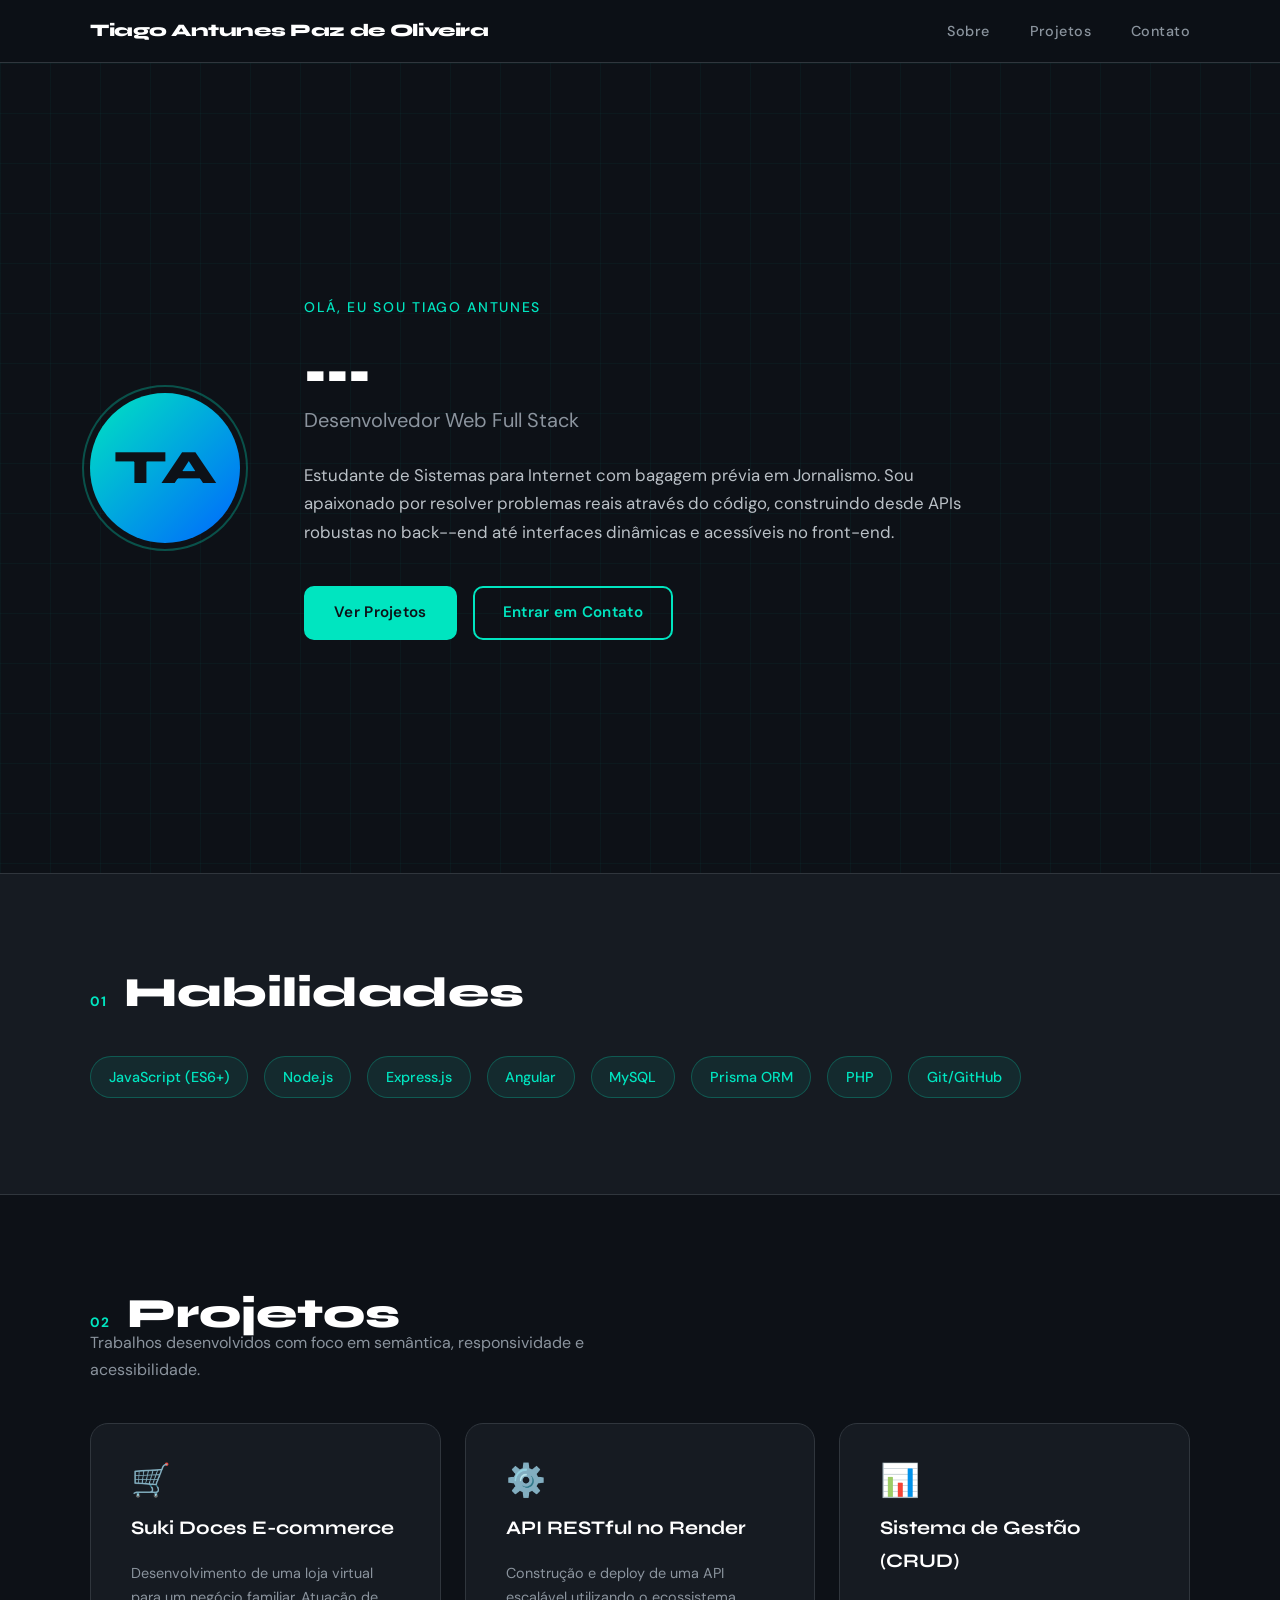
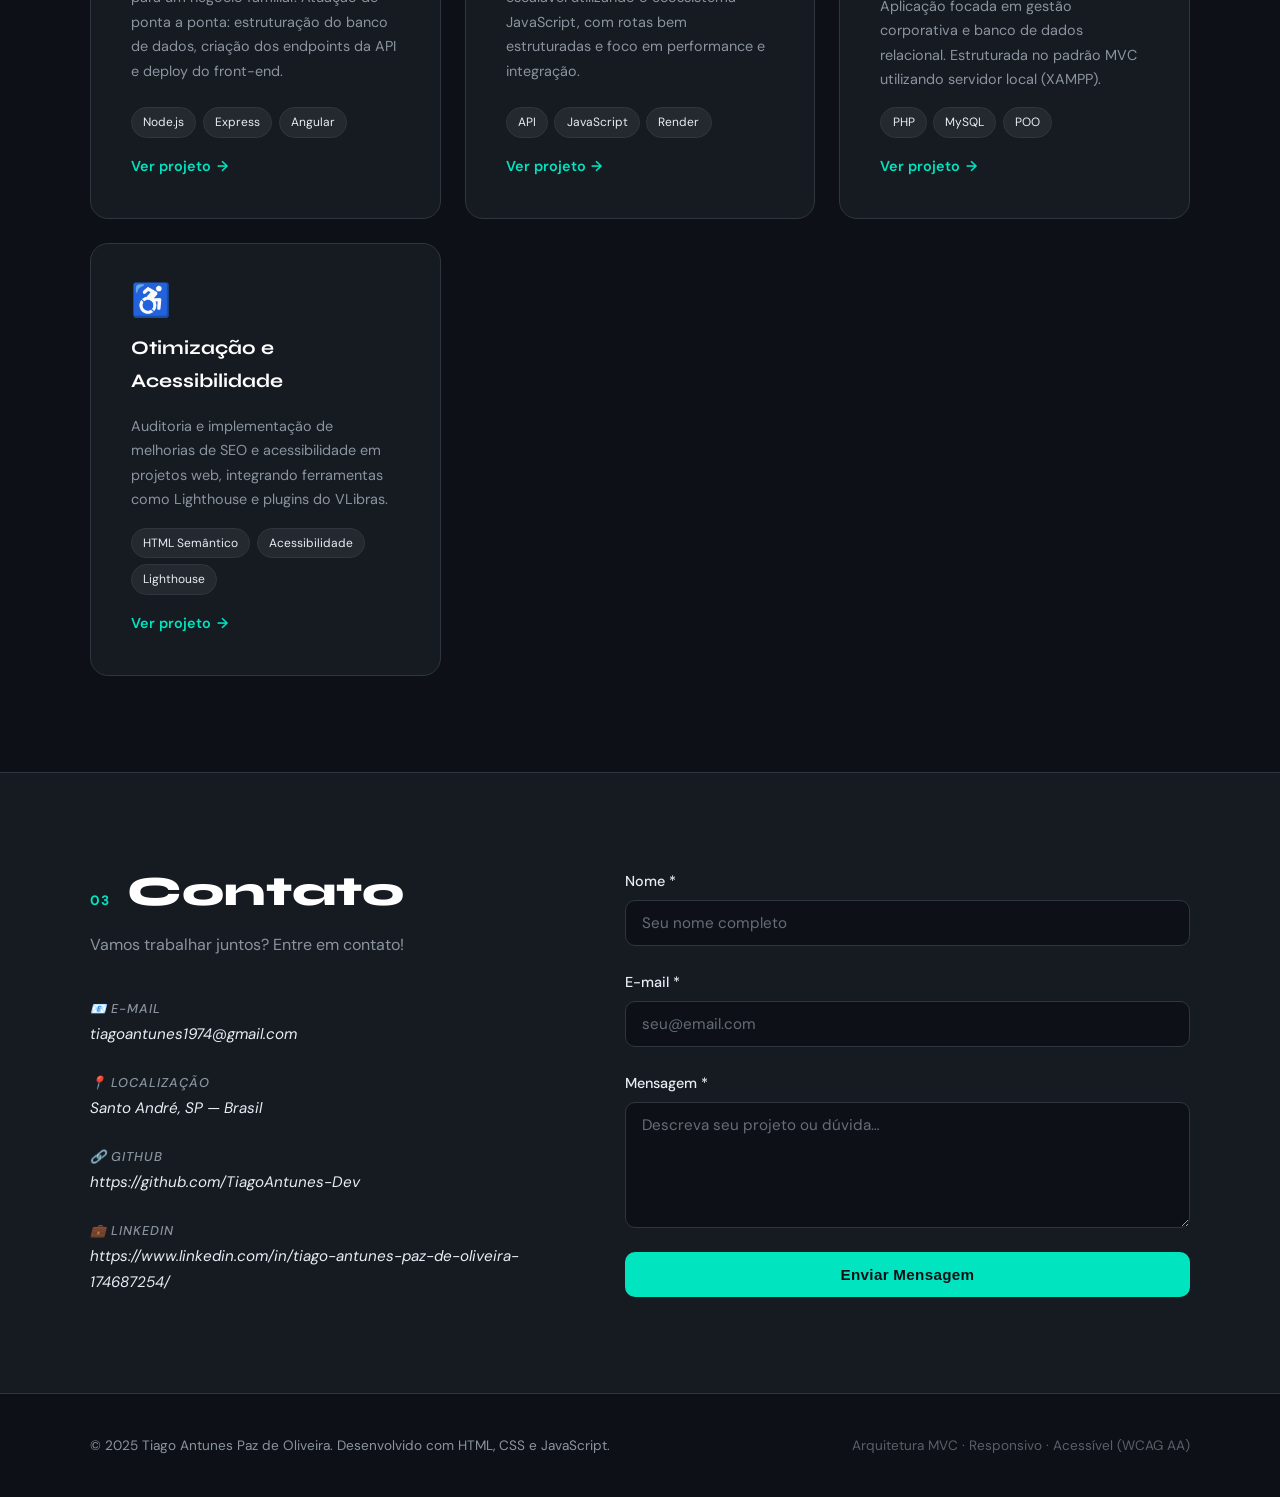
<file: view/index.html>
<!DOCTYPE html>
<html lang="pt-BR">
<head>
  <meta charset="UTF-8" />
  <meta name="viewport" content="width=device-width, initial-scale=1.0" />
  <meta name="description" content="Portfólio pessoal de desenvolvedora web front-end. Projetos, habilidades e contato." />
  <title>Portfólio</title>

  <!-- Google Fonts: Syne (display) + DM Sans (body) -->
  <link rel="preconnect" href="https://fonts.googleapis.com" />
  <link rel="preconnect" href="https://fonts.gstatic.com" crossorigin />
  <link href="https://fonts.googleapis.com/css2?family=Syne:wght@700;800&family=DM+Sans:ital,opsz,wght@0,9..40,300;0,9..40,400;0,9..40,500;1,9..40,300&display=swap" rel="stylesheet" />

  <link rel="stylesheet" href="../css/style.css" />

  <!-- Skip link para acessibilidade — pula direto para o conteúdo principal -->
</head>

<body>

  <!-- ════════════════════════════════════
       VLIBRAS — Acessibilidade em Libras
  ════════════════════════════════════ -->
  <div vw class="enabled">
    <div vw-access-button class="active"></div>
    <div vw-plugin-wrapper>
      <div class="vw-plugin-top-wrapper"></div>
    </div>
  </div>

  <!-- ════════════════════════════════════
       SKIP NAVIGATION (acessibilidade)
  ════════════════════════════════════ -->
  <a href="#main-content" class="skip-link">Pular para o conteúdo principal</a>

  <!-- ════════════════════════════════════
       HEADER / NAV
  ════════════════════════════════════ -->
  <header class="site-header" role="banner">
    <div class="container header-inner">

      <a href="#hero" class="logo" aria-label="Início — voltar ao topo">
        <span id="nav-name" aria-hidden="true">…</span>
      </a>

      <!-- Botão hambúrguer (mobile) -->
      <button
        id="menu-toggle"
        class="menu-toggle"
        aria-controls="nav-menu"
        aria-expanded="false"
        aria-label="Abrir menu"
        type="button"
      >
        <span class="bar"></span>
        <span class="bar"></span>
        <span class="bar"></span>
      </button>

      <!-- Navegação principal -->
      <nav id="nav-menu" class="nav-menu" role="navigation" aria-label="Menu principal">
        <ul role="list">
          <li><a href="#sobre">Sobre</a></li>
          <li><a href="#projetos">Projetos</a></li>
          <li><a href="#contato">Contato</a></li>
        </ul>
      </nav>

    </div>
  </header>

  <!-- ════════════════════════════════════
       MAIN CONTENT
  ════════════════════════════════════ -->
  <main id="main-content">

    <!-- ── HERO / SOBRE ─────────────────── -->
    <section id="hero" class="section section-hero" aria-labelledby="hero-heading">
      <div class="container hero-layout">

        <!-- Avatar -->
        <div class="avatar-wrap" aria-hidden="true">
          <div class="avatar">
            <span id="profile-initials"></span>
          </div>
          <div class="avatar-ring"></div>
        </div>

        <!-- Texto do perfil -->
        <div class="hero-text">
          <p class="hero-label">Olá, eu sou Tiago Antunes</p>
          <h1 id="hero-heading" id="profile-name">…</h1>
          <p class="hero-role"><span id="profile-role">…</span></p>
          <p class="hero-bio" id="profile-bio">…</p>

          <div class="hero-actions">
            <a href="#projetos" class="btn btn-primary">Ver Projetos</a>
            <a href="#contato" class="btn btn-outline">Entrar em Contato</a>
          </div>
        </div>

      </div>
    </section>

    <!-- ── HABILIDADES ───────────────────── -->
    <section id="sobre" class="section section-skills reveal" aria-labelledby="skills-heading">
      <div class="container">
        <h2 id="skills-heading" class="section-title">
          <span class="section-number" aria-hidden="true">01</span>
          Habilidades
        </h2>
        <ul id="skills-list" class="skills-list" aria-label="Lista de habilidades técnicas">
          <!-- Populado pelo Controller -->
        </ul>
      </div>
    </section>

    <!-- ── PROJETOS ──────────────────────── -->
    <section id="projetos" class="section section-projects reveal" aria-labelledby="projects-heading">
      <div class="container">
        <header class="section-header">
          <h2 id="projects-heading" class="section-title">
            <span class="section-number" aria-hidden="true">02</span>
            Projetos
          </h2>
          <p class="section-subtitle">Trabalhos desenvolvidos com foco em semântica, responsividade e acessibilidade.</p>
        </header>

        <div id="projects-grid" class="projects-grid" role="list" aria-label="Lista de projetos">
          <!-- Populado pelo Controller via Model -->
        </div>
      </div>
    </section>

    <!-- ── CONTATO ───────────────────────── -->
    <section id="contato" class="section section-contact reveal" aria-labelledby="contact-heading">
      <div class="container contact-layout">

        <!-- Informações de contato -->
        <div class="contact-info">
          <h2 id="contact-heading" class="section-title">
            <span class="section-number" aria-hidden="true">03</span>
            Contato
          </h2>
          <p class="contact-intro">Vamos trabalhar juntos? Entre em contato!</p>

          <address class="contact-details">
            <dl>
              <div class="contact-item">
                <dt><span aria-hidden="true">📧</span> E-mail</dt>
                <dd>
                  <a id="contact-email" href="mailto:tiagoantunes1974@gmail.com" aria-label="Enviar e-mail">…</a>
                </dd>
              </div>
              <div class="contact-item">
                <dt><span aria-hidden="true">📍</span> Localização</dt>
                <dd id="contact-location">Bairro Campestre - Santo Andre (SP)</dd>
              </div>
              <div class="contact-item">
                <dt><span aria-hidden="true">🔗</span> GitHub</dt>
                <dd><a id="contact-github" href="#" target="_blank" rel="noopener noreferrer" aria-label="Perfil no GitHub (abre em nova aba)">https://github.com/TiagoAntunes-Dev/TiagoAntunes-Dev</a></dd>
              </div>
              <div class="contact-item">
                <dt><span aria-hidden="true">💼</span> LinkedIn</dt>
                <dd><a id="contact-linkedin" href="#" target="_blank" rel="noopener noreferrer" aria-label="Perfil no LinkedIn (abre em nova aba)">https://www.linkedin.com/in/tiago-antunes-paz-de-oliveira-174687254/</a></dd>
              </div>
            </dl>
          </address>
        </div>

        <!-- Formulário de contato -->
        <div class="contact-form-wrap">
          <form id="contact-form" class="contact-form" novalidate aria-label="Formulário de contato">

            <!-- Status de envio (acessível com role=status) -->
            <p id="form-status" class="form-status" role="status" aria-live="polite" hidden></p>

            <div class="form-group">
              <label for="field-name">Nome <span aria-hidden="true">*</span><span class="sr-only">(obrigatório)</span></label>
              <input
                type="text"
                id="field-name"
                name="name"
                autocomplete="name"
                required
                placeholder="Seu nome completo"
              />
            </div>

            <div class="form-group">
              <label for="field-email">E-mail <span aria-hidden="true">*</span><span class="sr-only">(obrigatório)</span></label>
              <input
                type="email"
                id="field-email"
                name="email"
                autocomplete="email"
                required
                placeholder="seu@email.com"
              />
            </div>

            <div class="form-group">
              <label for="field-message">Mensagem <span aria-hidden="true">*</span><span class="sr-only">(obrigatório)</span></label>
              <textarea
                id="field-message"
                name="message"
                rows="5"
                required
                placeholder="Descreva seu projeto ou dúvida…"
              ></textarea>
            </div>

            <button type="submit" class="btn btn-primary btn-full">
              Enviar Mensagem
            </button>

          </form>
        </div>

      </div>
    </section>

  </main>

  <!-- ════════════════════════════════════
       FOOTER
  ════════════════════════════════════ -->
  <footer class="site-footer" role="contentinfo">
    <div class="container footer-inner">
      <p>© 2025 <span id="footer-name"></span>. Desenvolvido com HTML, CSS e JavaScript.</p>
      <p class="footer-note">Arquitetura MVC · Responsivo · Acessível (WCAG AA)</p>
    </div>
  </footer>

  <!-- Scripts (Model → Controller → App) -->
  <script src="../model/data.js"></script>
  <script src="../controller/controller.js"></script>
  <script src="../js/app.js"></script>

  <!-- VLibras -->
  <script src="https://vlibras.gov.br/app/vlibras-plugin.js"></script>
  <script>
    new window.VLibras.Widget('https://vlibras.gov.br/app');
  </script>

</body>
</html>
</file>
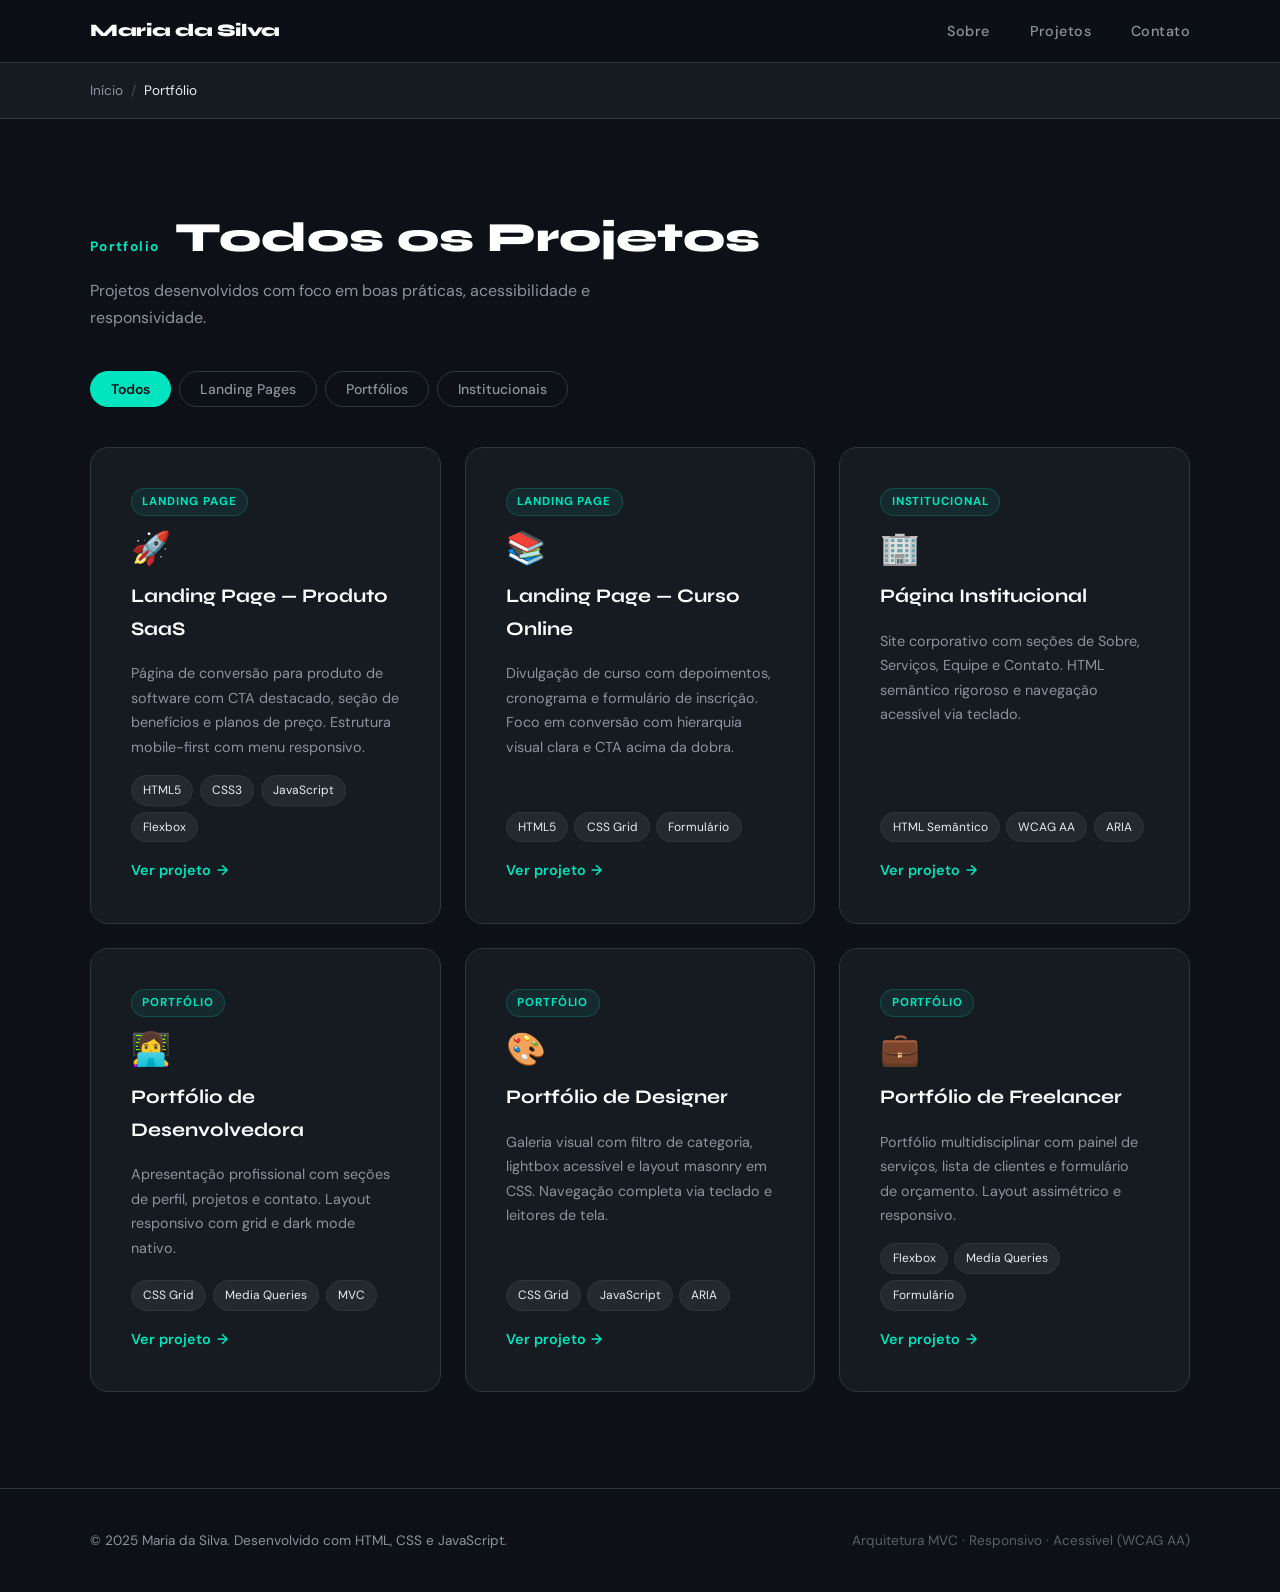
<file: view/portfolio.html>
<!DOCTYPE html>
<html lang="pt-BR">
<head>
  <meta charset="UTF-8" />
  <meta name="viewport" content="width=device-width, initial-scale=1.0" />
  <meta name="description" content="Portfólio detalhado de projetos desenvolvidos com HTML, CSS e JavaScript." />
  <title>Portfólio — Projetos</title>

  <link rel="preconnect" href="https://fonts.googleapis.com" />
  <link rel="preconnect" href="https://fonts.gstatic.com" crossorigin />
  <link href="https://fonts.googleapis.com/css2?family=Syne:wght@700;800&family=DM+Sans:ital,opsz,wght@0,9..40,300;0,9..40,400;0,9..40,500;1,9..40,300&display=swap" rel="stylesheet" />

  <link rel="stylesheet" href="../css/style.css" />
  <link rel="stylesheet" href="../css/portfolio.css" />
</head>

<body>

  <!-- ════════════════════════════════════
       VLIBRAS — Acessibilidade em Libras
  ════════════════════════════════════ -->
  <div vw class="enabled">
    <div vw-access-button class="active"></div>
    <div vw-plugin-wrapper>
      <div class="vw-plugin-top-wrapper"></div>
    </div>
  </div>

  <a href="#main-content" class="skip-link">Pular para o conteúdo principal</a>

  <header class="site-header" role="banner">
    <div class="container header-inner">
      <a href="index.html" class="logo" aria-label="Voltar à página inicial">
        Maria da Silva
      </a>
      <button
        id="menu-toggle"
        class="menu-toggle"
        aria-controls="nav-menu"
        aria-expanded="false"
        aria-label="Abrir menu"
        type="button"
      >
        <span class="bar"></span>
        <span class="bar"></span>
        <span class="bar"></span>
      </button>
      <nav id="nav-menu" class="nav-menu" role="navigation" aria-label="Menu principal">
        <ul role="list">
          <li><a href="index.html#sobre">Sobre</a></li>
          <li><a href="index.html#projetos">Projetos</a></li>
          <li><a href="index.html#contato">Contato</a></li>
        </ul>
      </nav>
    </div>
  </header>

  <main id="main-content">

    <!-- Breadcrumb de navegação acessível -->
    <nav aria-label="Navegação estrutural" class="breadcrumb-nav">
      <div class="container">
        <ol class="breadcrumb" role="list">
          <li><a href="index.html">Início</a></li>
          <li aria-current="page">Portfólio</li>
        </ol>
      </div>
    </nav>

    <!-- Cabeçalho da página -->
    <section class="section portfolio-hero" aria-labelledby="portfolio-heading">
      <div class="container">
        <h1 id="portfolio-heading" class="section-title">
          <span class="section-number" aria-hidden="true">Portfolio</span>
          Todos os Projetos
        </h1>
        <p class="section-subtitle">Projetos desenvolvidos com foco em boas práticas, acessibilidade e responsividade.</p>

        <!-- Filtro por categoria (acessível com role=group) -->
        <div class="filter-group" role="group" aria-label="Filtrar projetos por tipo">
          <button class="filter-btn active" data-filter="all" aria-pressed="true">Todos</button>
          <button class="filter-btn" data-filter="landing" aria-pressed="false">Landing Pages</button>
          <button class="filter-btn" data-filter="portfolio" aria-pressed="false">Portfólios</button>
          <button class="filter-btn" data-filter="institucional" aria-pressed="false">Institucionais</button>
        </div>
      </div>
    </section>

    <!-- Grid de projetos -->
    <section class="section section-pt-0" aria-labelledby="projects-list-heading">
      <h2 id="projects-list-heading" class="sr-only">Lista de projetos</h2>
      <div class="container">
        <div id="portfolio-grid" class="portfolio-grid" role="list" aria-label="Projetos">

          <!-- Projeto 1 -->
          <article class="portfolio-card reveal" role="listitem" data-category="landing" aria-labelledby="proj1-title">
            <div class="card-badge">Landing Page</div>
            <div class="card-icon" aria-hidden="true">🚀</div>
            <h3 id="proj1-title" class="card-title">Landing Page — Produto SaaS</h3>
            <p class="card-description">
              Página de conversão para produto de software com CTA destacado, seção de
              benefícios e planos de preço. Estrutura mobile-first com menu responsivo.
            </p>
            <ul class="project-tags" aria-label="Tecnologias">
              <li class="project-tag">HTML5</li>
              <li class="project-tag">CSS3</li>
              <li class="project-tag">JavaScript</li>
              <li class="project-tag">Flexbox</li>
            </ul>
            <a href="#" class="card-link" aria-label="Ver detalhes: Landing Page SaaS">
              Ver projeto <span aria-hidden="true">→</span>
            </a>
          </article>

          <!-- Projeto 2 -->
          <article class="portfolio-card reveal" role="listitem" data-category="landing" aria-labelledby="proj2-title">
            <div class="card-badge">Landing Page</div>
            <div class="card-icon" aria-hidden="true">📚</div>
            <h3 id="proj2-title" class="card-title">Landing Page — Curso Online</h3>
            <p class="card-description">
              Divulgação de curso com depoimentos, cronograma e formulário de inscrição.
              Foco em conversão com hierarquia visual clara e CTA acima da dobra.
            </p>
            <ul class="project-tags" aria-label="Tecnologias">
              <li class="project-tag">HTML5</li>
              <li class="project-tag">CSS Grid</li>
              <li class="project-tag">Formulário</li>
            </ul>
            <a href="#" class="card-link" aria-label="Ver detalhes: Landing Page Curso">
              Ver projeto <span aria-hidden="true">→</span>
            </a>
          </article>

          <!-- Projeto 3 -->
          <article class="portfolio-card reveal" role="listitem" data-category="institucional" aria-labelledby="proj3-title">
            <div class="card-badge">Institucional</div>
            <div class="card-icon" aria-hidden="true">🏢</div>
            <h3 id="proj3-title" class="card-title">Página Institucional</h3>
            <p class="card-description">
              Site corporativo com seções de Sobre, Serviços, Equipe e Contato.
              HTML semântico rigoroso e navegação acessível via teclado.
            </p>
            <ul class="project-tags" aria-label="Tecnologias">
              <li class="project-tag">HTML Semântico</li>
              <li class="project-tag">WCAG AA</li>
              <li class="project-tag">ARIA</li>
            </ul>
            <a href="#" class="card-link" aria-label="Ver detalhes: Página Institucional">
              Ver projeto <span aria-hidden="true">→</span>
            </a>
          </article>

          <!-- Projeto 4 -->
          <article class="portfolio-card reveal" role="listitem" data-category="portfolio" aria-labelledby="proj4-title">
            <div class="card-badge">Portfólio</div>
            <div class="card-icon" aria-hidden="true">👩‍💻</div>
            <h3 id="proj4-title" class="card-title">Portfólio de Desenvolvedora</h3>
            <p class="card-description">
              Apresentação profissional com seções de perfil, projetos e contato.
              Layout responsivo com grid e dark mode nativo.
            </p>
            <ul class="project-tags" aria-label="Tecnologias">
              <li class="project-tag">CSS Grid</li>
              <li class="project-tag">Media Queries</li>
              <li class="project-tag">MVC</li>
            </ul>
            <a href="#" class="card-link" aria-label="Ver detalhes: Portfólio Desenvolvedora">
              Ver projeto <span aria-hidden="true">→</span>
            </a>
          </article>

          <!-- Projeto 5 -->
          <article class="portfolio-card reveal" role="listitem" data-category="portfolio" aria-labelledby="proj5-title">
            <div class="card-badge">Portfólio</div>
            <div class="card-icon" aria-hidden="true">🎨</div>
            <h3 id="proj5-title" class="card-title">Portfólio de Designer</h3>
            <p class="card-description">
              Galeria visual com filtro de categoria, lightbox acessível e layout
              masonry em CSS. Navegação completa via teclado e leitores de tela.
            </p>
            <ul class="project-tags" aria-label="Tecnologias">
              <li class="project-tag">CSS Grid</li>
              <li class="project-tag">JavaScript</li>
              <li class="project-tag">ARIA</li>
            </ul>
            <a href="#" class="card-link" aria-label="Ver detalhes: Portfólio Designer">
              Ver projeto <span aria-hidden="true">→</span>
            </a>
          </article>

          <!-- Projeto 6 -->
          <article class="portfolio-card reveal" role="listitem" data-category="portfolio" aria-labelledby="proj6-title">
            <div class="card-badge">Portfólio</div>
            <div class="card-icon" aria-hidden="true">💼</div>
            <h3 id="proj6-title" class="card-title">Portfólio de Freelancer</h3>
            <p class="card-description">
              Portfólio multidisciplinar com painel de serviços, lista de clientes e
              formulário de orçamento. Layout assimétrico e responsivo.
            </p>
            <ul class="project-tags" aria-label="Tecnologias">
              <li class="project-tag">Flexbox</li>
              <li class="project-tag">Media Queries</li>
              <li class="project-tag">Formulário</li>
            </ul>
            <a href="#" class="card-link" aria-label="Ver detalhes: Portfólio Freelancer">
              Ver projeto <span aria-hidden="true">→</span>
            </a>
          </article>

        </div>

        <!-- Mensagem quando filtro não encontra resultados -->
        <p id="no-results" class="no-results" hidden role="status" aria-live="polite">
          Nenhum projeto encontrado nesta categoria.
        </p>

      </div>
    </section>

  </main>

  <footer class="site-footer" role="contentinfo">
    <div class="container footer-inner">
      <p>© 2025 Maria da Silva. Desenvolvido com HTML, CSS e JavaScript.</p>
      <p class="footer-note">Arquitetura MVC · Responsivo · Acessível (WCAG AA)</p>
    </div>
  </footer>

  <script src="../model/data.js"></script>
  <script src="../controller/controller.js"></script>
  <script src="../js/app.js"></script>
  <script src="../js/portfolio.js"></script>

  <!-- VLibras -->
  <script src="https://vlibras.gov.br/app/vlibras-plugin.js"></script>
  <script>
    new window.VLibras.Widget('https://vlibras.gov.br/app');
  </script>

</body>
</html>
</file>
<file: css/style.css>
/* ════════════════════════════════════════════════════
   VARIÁVEIS & RESET
   ════════════════════════════════════════════════════ */
:root {
  /* Paleta */
  --clr-bg:        #0d1117;
  --clr-surface:   #161b22;
  --clr-border:    #30363d;
  --clr-accent:    #00e5c0;      /* ciano elétrico */
  --clr-accent-dim:#00b89a;
  --clr-text:      #e6edf3;
  --clr-muted:     #8b949e;
  --clr-white:     #ffffff;
  --clr-error:     #f85149;
  --clr-success:   #3fb950;

  /* Tipografia */
  --font-display: 'Syne', sans-serif;
  --font-body:    'DM Sans', sans-serif;

  /* Espaçamento */
  --space-xs:  0.5rem;
  --space-sm:  1rem;
  --space-md:  1.5rem;
  --space-lg:  2.5rem;
  --space-xl:  4rem;
  --space-2xl: 6rem;

  /* Layout */
  --max-width: 1100px;
  --radius:    10px;
  --radius-lg: 18px;

  /* Transições */
  --transition: 0.25s ease;
}

/* Reset moderno */
*, *::before, *::after {
  box-sizing: border-box;
  margin: 0;
  padding: 0;
}

html {
  scroll-behavior: smooth;
  font-size: 100%; /* 16px base */
}

body {
  font-family: var(--font-body);
  background-color: var(--clr-bg);
  color: var(--clr-text);
  line-height: 1.7;
  -webkit-font-smoothing: antialiased;
}

img {
  max-width: 100%;
  display: block;
}

a {
  color: var(--clr-accent);
  text-decoration: none;
  transition: color var(--transition);
}

a:hover,
a:focus-visible {
  color: var(--clr-white);
  text-decoration: underline;
}

ul, ol {
  list-style: none;
}

/* ════════════════════════════════════════════════════
   ACESSIBILIDADE — FOCO VISÍVEL
   ════════════════════════════════════════════════════ */
:focus-visible {
  outline: 3px solid var(--clr-accent);
  outline-offset: 3px;
  border-radius: 4px;
}

/* Esconde visualmente mas mantém para leitores de tela */
.sr-only {
  position: absolute;
  width: 1px;
  height: 1px;
  padding: 0;
  margin: -1px;
  overflow: hidden;
  clip: rect(0, 0, 0, 0);
  white-space: nowrap;
  border: 0;
}

/* ════════════════════════════════════════════════════
   SKIP LINK (acessibilidade — pula para conteúdo)
   ════════════════════════════════════════════════════ */
.skip-link {
  position: absolute;
  top: -9999px;
  left: 1rem;
  background: var(--clr-accent);
  color: var(--clr-bg);
  font-weight: 700;
  padding: 0.75rem 1.25rem;
  border-radius: 0 0 var(--radius) var(--radius);
  z-index: 9999;
  transition: top var(--transition);
}

.skip-link:focus {
  top: 0;
}

/* ════════════════════════════════════════════════════
   CONTAINER
   ════════════════════════════════════════════════════ */
.container {
  width: 90%;
  max-width: var(--max-width);
  margin-inline: auto;
}

/* ════════════════════════════════════════════════════
   HEADER / NAV
   ════════════════════════════════════════════════════ */
.site-header {
  position: sticky;
  top: 0;
  z-index: 100;
  background-color: rgba(13, 17, 23, 0.9);
  backdrop-filter: blur(12px);
  border-bottom: 1px solid var(--clr-border);
}

.header-inner {
  display: flex;
  align-items: center;
  justify-content: space-between;
  padding-block: var(--space-sm);
}

.logo {
  font-family: var(--font-display);
  font-size: 1.1rem;
  font-weight: 800;
  color: var(--clr-white);
  text-decoration: none;
  letter-spacing: -0.02em;
}

.logo:hover {
  color: var(--clr-accent);
  text-decoration: none;
}

/* Nav links */
.nav-menu ul {
  display: flex;
  gap: var(--space-lg);
  align-items: center;
}

.nav-menu a {
  font-size: 0.9rem;
  font-weight: 500;
  color: var(--clr-muted);
  letter-spacing: 0.03em;
  transition: color var(--transition);
  padding-block: 0.25rem;
  position: relative;
}

.nav-menu a::after {
  content: '';
  position: absolute;
  bottom: -2px;
  left: 0;
  width: 0;
  height: 2px;
  background: var(--clr-accent);
  transition: width var(--transition);
}

.nav-menu a:hover,
.nav-menu a:focus-visible {
  color: var(--clr-white);
  text-decoration: none;
}

.nav-menu a:hover::after,
.nav-menu a:focus-visible::after {
  width: 100%;
}

/* Botão hambúrguer — oculto em desktop */
.menu-toggle {
  display: none;
  flex-direction: column;
  gap: 5px;
  background: transparent;
  border: none;
  cursor: pointer;
  padding: 8px;
  border-radius: var(--radius);
}

.menu-toggle .bar {
  display: block;
  width: 24px;
  height: 2px;
  background: var(--clr-text);
  transition: transform var(--transition), opacity var(--transition);
}

/* ════════════════════════════════════════════════════
   SEÇÕES — BASE
   ════════════════════════════════════════════════════ */
.section {
  padding-block: var(--space-2xl);
}

.section-title {
  font-family: var(--font-display);
  font-size: clamp(1.8rem, 4vw, 2.6rem);
  font-weight: 800;
  line-height: 1.1;
  color: var(--clr-white);
  margin-bottom: var(--space-lg);
  display: flex;
  align-items: baseline;
  gap: var(--space-sm);
}

.section-number {
  font-size: 0.85rem;
  color: var(--clr-accent);
  font-weight: 700;
  letter-spacing: 0.1em;
  font-family: var(--font-body);
}

.section-subtitle {
  color: var(--clr-muted);
  font-size: 1rem;
  max-width: 55ch;
  margin-bottom: var(--space-lg);
  margin-top: calc(-1 * var(--space-md));
}

/* ════════════════════════════════════════════════════
   HERO
   ════════════════════════════════════════════════════ */
.section-hero {
  min-height: 90vh;
  display: flex;
  align-items: center;
  position: relative;
  overflow: hidden;
}

/* Efeito de grade no fundo */
.section-hero::before {
  content: '';
  position: absolute;
  inset: 0;
  background-image:
    linear-gradient(rgba(0, 229, 192, 0.04) 1px, transparent 1px),
    linear-gradient(90deg, rgba(0, 229, 192, 0.04) 1px, transparent 1px);
  background-size: 50px 50px;
  pointer-events: none;
}

.hero-layout {
  display: flex;
  align-items: center;
  gap: var(--space-xl);
  padding-block: var(--space-xl);
  position: relative;
}

/* Avatar */
.avatar-wrap {
  position: relative;
  flex-shrink: 0;
}

.avatar {
  width: clamp(100px, 15vw, 150px);
  height: clamp(100px, 15vw, 150px);
  border-radius: 50%;
  background: linear-gradient(135deg, var(--clr-accent), #0066ff);
  display: flex;
  align-items: center;
  justify-content: center;
  font-family: var(--font-display);
  font-size: clamp(2rem, 4vw, 3rem);
  font-weight: 800;
  color: var(--clr-bg);
  position: relative;
  z-index: 1;
}

.avatar-ring {
  position: absolute;
  inset: -8px;
  border-radius: 50%;
  border: 2px solid var(--clr-accent);
  opacity: 0.3;
  animation: pulse-ring 3s ease-in-out infinite;
}

@keyframes pulse-ring {
  0%, 100% { transform: scale(1); opacity: 0.3; }
  50%       { transform: scale(1.06); opacity: 0.15; }
}

/* Texto hero */
.hero-text {
  flex: 1;
  min-width: 0;
}

.hero-label {
  font-size: 0.875rem;
  color: var(--clr-accent);
  letter-spacing: 0.12em;
  font-weight: 500;
  text-transform: uppercase;
  margin-bottom: var(--space-xs);
}

#profile-name,
.hero-text h1 {
  font-family: var(--font-display);
  font-size: clamp(2.2rem, 6vw, 4rem);
  font-weight: 800;
  line-height: 1.05;
  letter-spacing: -0.03em;
  color: var(--clr-white);
  margin-bottom: var(--space-xs);
}

.hero-role {
  font-size: clamp(1rem, 2.5vw, 1.25rem);
  color: var(--clr-muted);
  margin-bottom: var(--space-md);
}

.hero-bio {
  max-width: 55ch;
  color: var(--clr-text);
  opacity: 0.8;
  margin-bottom: var(--space-lg);
  font-size: 1.05rem;
}

.hero-actions {
  display: flex;
  gap: var(--space-sm);
  flex-wrap: wrap;
}

/* ════════════════════════════════════════════════════
   BOTÕES
   ════════════════════════════════════════════════════ */
.btn {
  display: inline-flex;
  align-items: center;
  justify-content: center;
  gap: 0.5rem;
  padding: 0.75rem 1.75rem;
  border-radius: var(--radius);
  font-weight: 600;
  font-size: 0.95rem;
  letter-spacing: 0.02em;
  cursor: pointer;
  transition: all var(--transition);
  border: 2px solid transparent;
  white-space: nowrap;
}

.btn-primary {
  background: var(--clr-accent);
  color: var(--clr-bg);
  border-color: var(--clr-accent);
}

.btn-primary:hover,
.btn-primary:focus-visible {
  background: var(--clr-white);
  border-color: var(--clr-white);
  color: var(--clr-bg);
  text-decoration: none;
}

.btn-outline {
  background: transparent;
  color: var(--clr-accent);
  border-color: var(--clr-accent);
}

.btn-outline:hover,
.btn-outline:focus-visible {
  background: var(--clr-accent);
  color: var(--clr-bg);
  text-decoration: none;
}

.btn-full {
  width: 100%;
}

/* ════════════════════════════════════════════════════
   HABILIDADES
   ════════════════════════════════════════════════════ */
.section-skills {
  background: var(--clr-surface);
  border-block: 1px solid var(--clr-border);
}

.skills-list {
  display: flex;
  flex-wrap: wrap;
  gap: var(--space-sm);
}

.skill-tag {
  background: rgba(0, 229, 192, 0.08);
  border: 1px solid rgba(0, 229, 192, 0.25);
  color: var(--clr-accent);
  padding: 0.5rem 1.1rem;
  border-radius: 100px;
  font-size: 0.9rem;
  font-weight: 500;
  transition: all var(--transition);
}

.skill-tag:hover {
  background: rgba(0, 229, 192, 0.18);
  border-color: var(--clr-accent);
}

/* ════════════════════════════════════════════════════
   PROJETOS — GRID
   ════════════════════════════════════════════════════ */
.projects-grid {
  display: grid;
  grid-template-columns: repeat(auto-fill, minmax(280px, 1fr));
  gap: var(--space-md);
}

.project-card {
  background: var(--clr-surface);
  border: 1px solid var(--clr-border);
  border-radius: var(--radius-lg);
  padding: var(--space-lg);
  display: flex;
  flex-direction: column;
  gap: var(--space-sm);
  transition: border-color var(--transition), transform var(--transition), box-shadow var(--transition);
  animation: fadeUp 0.5s ease both;
}

.project-card:hover {
  border-color: var(--clr-accent);
  transform: translateY(-4px);
  box-shadow: 0 12px 36px rgba(0, 229, 192, 0.1);
}

@keyframes fadeUp {
  from { opacity: 0; transform: translateY(24px); }
  to   { opacity: 1; transform: translateY(0); }
}

.card-icon {
  font-size: 2rem;
  line-height: 1;
}

.card-title {
  font-family: var(--font-display);
  font-size: 1.2rem;
  font-weight: 700;
  color: var(--clr-white);
}

.card-description {
  color: var(--clr-muted);
  font-size: 0.9rem;
  flex: 1;
}

.project-tags {
  display: flex;
  flex-wrap: wrap;
  gap: 0.4rem;
}

.project-tag {
  font-size: 0.75rem;
  background: rgba(255, 255, 255, 0.06);
  border: 1px solid var(--clr-border);
  color: var(--clr-text);
  padding: 0.25rem 0.7rem;
  border-radius: 100px;
}

.card-link {
  font-size: 0.9rem;
  font-weight: 600;
  color: var(--clr-accent);
  margin-top: auto;
  transition: gap var(--transition);
  display: inline-flex;
  gap: 0.35rem;
  align-items: center;
}

.card-link:hover {
  text-decoration: none;
  gap: 0.65rem;
}

/* ════════════════════════════════════════════════════
   CONTATO
   ════════════════════════════════════════════════════ */
.section-contact {
  background: var(--clr-surface);
  border-top: 1px solid var(--clr-border);
}

.contact-layout {
  display: grid;
  grid-template-columns: 1fr 1.2fr;
  gap: var(--space-xl);
  align-items: start;
}

.contact-intro {
  color: var(--clr-muted);
  margin-bottom: var(--space-lg);
  margin-top: calc(-1 * var(--space-md));
}

.contact-details dl {
  display: flex;
  flex-direction: column;
  gap: var(--space-md);
}

.contact-item dt {
  font-size: 0.8rem;
  text-transform: uppercase;
  letter-spacing: 0.08em;
  color: var(--clr-muted);
  margin-bottom: 0.15rem;
  font-weight: 500;
}

.contact-item dd {
  color: var(--clr-text);
  font-size: 0.95rem;
}

.contact-item dd a {
  color: var(--clr-text);
}

.contact-item dd a:hover {
  color: var(--clr-accent);
}

/* Formulário */
.contact-form {
  display: flex;
  flex-direction: column;
  gap: var(--space-md);
}

.form-group {
  display: flex;
  flex-direction: column;
  gap: 0.4rem;
}

label {
  font-size: 0.9rem;
  font-weight: 500;
  color: var(--clr-text);
}

input,
textarea {
  width: 100%;
  background: var(--clr-bg);
  border: 1px solid var(--clr-border);
  border-radius: var(--radius);
  padding: 0.75rem 1rem;
  color: var(--clr-text);
  font-family: var(--font-body);
  font-size: 0.95rem;
  transition: border-color var(--transition), box-shadow var(--transition);
  resize: vertical;
}

input:focus,
textarea:focus {
  outline: none;
  border-color: var(--clr-accent);
  box-shadow: 0 0 0 3px rgba(0, 229, 192, 0.15);
}

input[aria-invalid="true"],
textarea[aria-invalid="true"] {
  border-color: var(--clr-error);
}

input::placeholder,
textarea::placeholder {
  color: var(--clr-muted);
  opacity: 0.7;
}

.field-error {
  font-size: 0.82rem;
  color: var(--clr-error);
  min-height: 1.2em;
}

.form-status {
  padding: 0.75rem 1rem;
  border-radius: var(--radius);
  font-size: 0.9rem;
  font-weight: 500;
}

.form-status.success {
  background: rgba(63, 185, 80, 0.12);
  border: 1px solid var(--clr-success);
  color: var(--clr-success);
}

/* ════════════════════════════════════════════════════
   FOOTER
   ════════════════════════════════════════════════════ */
.site-footer {
  border-top: 1px solid var(--clr-border);
  padding-block: var(--space-lg);
}

.footer-inner {
  display: flex;
  justify-content: space-between;
  align-items: center;
  gap: var(--space-sm);
  flex-wrap: wrap;
}

.footer-inner p {
  font-size: 0.85rem;
  color: var(--clr-muted);
}

.footer-note {
  opacity: 0.6;
}

/* ════════════════════════════════════════════════════
   SCROLL REVEAL
   ════════════════════════════════════════════════════ */
.reveal {
  opacity: 0;
  transform: translateY(32px);
  transition: opacity 0.65s ease, transform 0.65s ease;
}

.reveal.revealed {
  opacity: 1;
  transform: translateY(0);
}

/* ════════════════════════════════════════════════════
   SECTION HEADER
   ════════════════════════════════════════════════════ */
.section-header {
  margin-bottom: var(--space-lg);
}

.section-header .section-title {
  margin-bottom: var(--space-sm);
}

/* ════════════════════════════════════════════════════
   MEDIA QUERIES — RESPONSIVIDADE
   ════════════════════════════════════════════════════ */

/* ── Tablet: ≤ 900px ─────────────────────────────── */
@media (max-width: 900px) {
  .hero-layout {
    flex-direction: column;
    text-align: center;
    gap: var(--space-lg);
  }

  .hero-actions {
    justify-content: center;
  }

  .hero-bio {
    margin-inline: auto;
  }

  .contact-layout {
    grid-template-columns: 1fr;
  }

  .contact-details {
    margin-bottom: var(--space-md);
  }
}

/* ── Mobile: ≤ 640px ─────────────────────────────── */
@media (max-width: 640px) {
  :root {
    --space-2xl: 3.5rem;
    --space-xl:  2.5rem;
  }

  /* Menu hambúrguer visível */
  .menu-toggle {
    display: flex;
  }

  /* Menu oculto por padrão no mobile */
  .nav-menu {
    position: absolute;
    top: 100%;
    left: 0;
    right: 0;
    background: var(--clr-surface);
    border-bottom: 1px solid var(--clr-border);
    padding: var(--space-md);
    display: none;
  }

  .nav-menu.nav-open {
    display: block;
  }

  .nav-menu ul {
    flex-direction: column;
    gap: var(--space-sm);
    align-items: flex-start;
  }

  .nav-menu a {
    font-size: 1rem;
    padding: var(--space-xs) 0;
  }

  /* Grid de projetos: 1 coluna */
  .projects-grid {
    grid-template-columns: 1fr;
  }

  /* Footer empilhado */
  .footer-inner {
    flex-direction: column;
    text-align: center;
  }

  .hero-actions {
    flex-direction: column;
    width: 100%;
  }

  .btn {
    width: 100%;
    justify-content: center;
  }
}

/* ── Preferência por menos animação (acessibilidade) */
@media (prefers-reduced-motion: reduce) {
  *,
  *::before,
  *::after {
    animation-duration: 0.01ms !important;
    transition-duration: 0.01ms !important;
  }

  .reveal {
    opacity: 1;
    transform: none;
  }
}
</file>
<file: css/portfolio.css>
/* ════════════════════════════════════════════════════
   PORTFOLIO.CSS — Estilos específicos de portfolio.html
   ════════════════════════════════════════════════════ */

/* Breadcrumb */
.breadcrumb-nav {
  background: var(--clr-surface);
  border-bottom: 1px solid var(--clr-border);
  padding-block: var(--space-sm);
}

.breadcrumb {
  display: flex;
  align-items: center;
  gap: 0.5rem;
  font-size: 0.85rem;
  color: var(--clr-muted);
}

.breadcrumb li:not(:last-child)::after {
  content: '/';
  margin-left: 0.5rem;
  opacity: 0.4;
}

.breadcrumb a {
  color: var(--clr-muted);
  transition: color var(--transition);
}

.breadcrumb a:hover {
  color: var(--clr-accent);
  text-decoration: none;
}

.breadcrumb [aria-current="page"] {
  color: var(--clr-text);
}

/* Hero da página */
.portfolio-hero {
  padding-bottom: var(--space-lg);
}

/* Filtros */
.filter-group {
  display: flex;
  flex-wrap: wrap;
  gap: var(--space-xs);
  margin-top: var(--space-md);
}

.filter-btn {
  background: transparent;
  border: 1px solid var(--clr-border);
  color: var(--clr-muted);
  padding: 0.5rem 1.25rem;
  border-radius: 100px;
  font-family: var(--font-body);
  font-size: 0.875rem;
  font-weight: 500;
  cursor: pointer;
  transition: all var(--transition);
}

.filter-btn:hover,
.filter-btn:focus-visible {
  border-color: var(--clr-accent);
  color: var(--clr-accent);
}

.filter-btn.active,
.filter-btn[aria-pressed="true"] {
  background: var(--clr-accent);
  border-color: var(--clr-accent);
  color: var(--clr-bg);
  font-weight: 600;
}

/* Grid do portfólio */
.portfolio-grid {
  display: grid;
  grid-template-columns: repeat(auto-fill, minmax(300px, 1fr));
  gap: var(--space-md);
}

/* Card com badge */
.portfolio-card {
  background: var(--clr-surface);
  border: 1px solid var(--clr-border);
  border-radius: var(--radius-lg);
  padding: var(--space-lg);
  display: flex;
  flex-direction: column;
  gap: var(--space-sm);
  transition: border-color var(--transition), transform var(--transition), box-shadow var(--transition);
  position: relative;
}

.portfolio-card:hover {
  border-color: var(--clr-accent);
  transform: translateY(-4px);
  box-shadow: 0 12px 36px rgba(0, 229, 192, 0.1);
}

.portfolio-card[hidden] {
  display: none;
}

.card-badge {
  display: inline-block;
  font-size: 0.72rem;
  font-weight: 700;
  letter-spacing: 0.08em;
  text-transform: uppercase;
  color: var(--clr-accent);
  background: rgba(0, 229, 192, 0.08);
  border: 1px solid rgba(0, 229, 192, 0.2);
  padding: 0.2rem 0.65rem;
  border-radius: 100px;
  align-self: flex-start;
}

/* Sem resultados */
.no-results {
  text-align: center;
  padding: var(--space-xl);
  color: var(--clr-muted);
  font-size: 1rem;
}

.section-pt-0 {
  padding-top: 0;
}

/* Responsivo */
@media (max-width: 640px) {
  .portfolio-grid {
    grid-template-columns: 1fr;
  }

  .filter-group {
    gap: 0.4rem;
  }

  .filter-btn {
    padding: 0.4rem 1rem;
    font-size: 0.8rem;
  }
}
</file>
